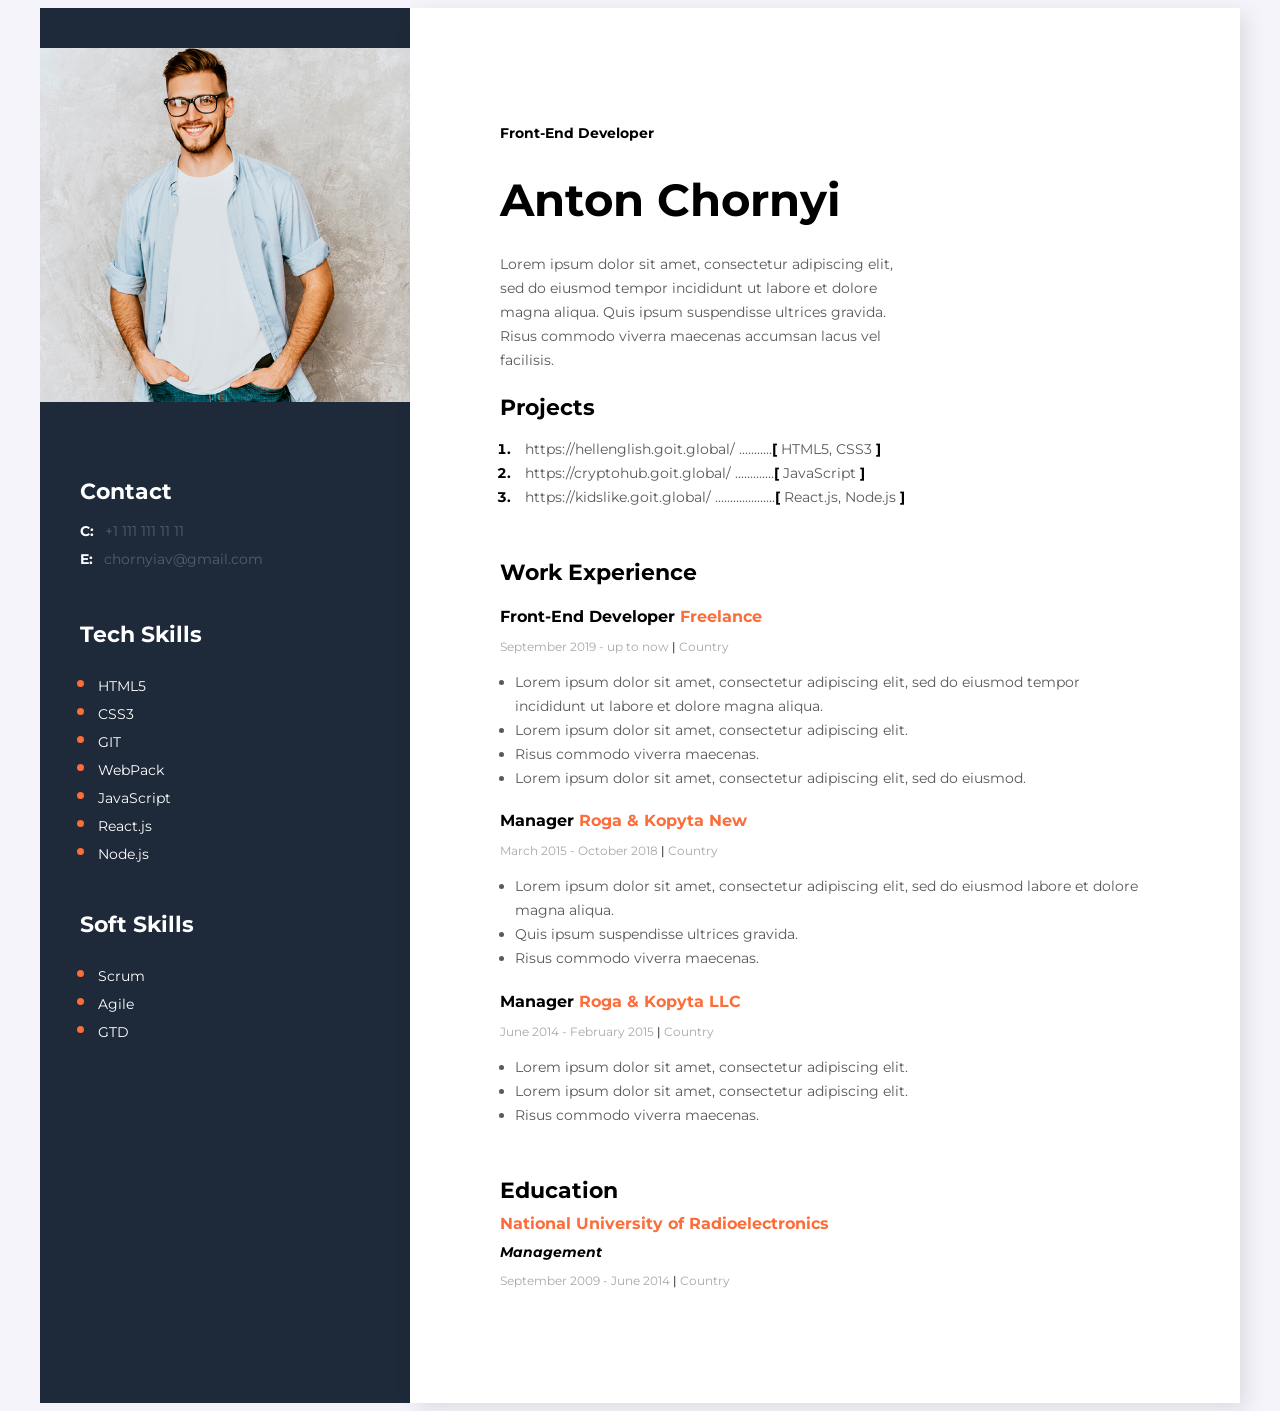
<file: GOit/resume/index.html>
<!DOCTYPE html>
<html lang="en">
<head>
    <meta charset="UTF-8">
    <meta http-equiv="X-UA-Compatible" content="IE=edge">
    <meta name="viewport" content="width=device-width, initial-scale=1.0">
    <link rel="stylesheet" href="style/styles.css">
    <link rel="preconnect" href="https://fonts.googleapis.com">
    <link rel="preconnect" href="https://fonts.gstatic.com" crossorigin>
    <link href="https://fonts.googleapis.com/css2?family=Montserrat:wght@400;700&display=swap" rel="stylesheet">
    <title>Resume</title>
</head>
<body>
    <!--main content-->
    <div class="main">
    
    <div class="main-content">
        <!-- about user -->
        <div class="about-user">
            <h2 class="about-position">Front-End Developer</h2> 
            <h1 class="about-name">Anton Chornyi</h1> 
            <p class="about-bio">
            Lorem ipsum dolor sit amet, consectetur adipiscing elit, sed do eiusmod tempor incididunt ut labore et dolore magna
            aliqua. Quis ipsum suspendisse ultrices gravida. Risus commodo viverra maecenas accumsan lacus vel facilisis.
            </p>
        </div>
        <!-- Projects -->
        <div class="project">
           <h3 class="title">
            Projects</h3> 
           <ol class="project-order-list">
            <li class="project-order-item">
                <span class="project-order-web">
                    <a href="https://hellenglish.goit.global/" class="project-link">https://hellenglish.goit.global/</a>
                    ...........<span class="project-bracket">[</span> HTML5, CSS3 <span class="project-bracket">]</span>
                </span>
                
            </li>
            <li class="project-order-item">
                <span class="project-order-web">
                    <a href="https://cryptohub.goit.global/" class="project-link">https://cryptohub.goit.global/</a>
                    .............<span class="project-bracket">[</span> JavaScript <span class="project-bracket">]</span>
                </span>
                
            </li>
            <li class="project-order-item">
                <span class="project-order-web">
                    <a href="https://kidslike.goit.global/" class="project-link">https://kidslike.goit.global/</a>
                    ....................<span class="project-bracket">[</span> React.js, Node.js <span class="project-bracket">]</span>
                </span>
                
            </li>
           </ol> 
        </div>
        <!-- Work Experience -->
        <div class="work">
            <h3 class="title">Work Experience</h3>
            <!-- Front-End Developer Freelance  -->
            <div>
                <h4 class="work-position">Front-End Developer <span class="work-company-name">Freelance</span></h4>
                <p class="period">September 2019 - up to now   <span class="line">|</span>   Country</p>
                <ul class="work-list">
                    <li class="work-list-item">Lorem ipsum dolor sit amet, consectetur adipiscing elit, sed do eiusmod tempor incididunt ut labore et dolore magna aliqua. </li>
                    <li class="work-list-item">Lorem ipsum dolor sit amet, consectetur adipiscing elit.</li>
                    <li class="work-list-item">Risus commodo viverra maecenas. </li>
                    <li class="work-list-item"> Lorem ipsum dolor sit amet, consectetur adipiscing elit, sed do eiusmod. </li>
                </ul>
            </div>
            <!-- Manager Roga & Kopyta New -->
            <div>
                <h4 class="work-position">Manager <span class="work-company-name">Roga & Kopyta New</span></h4>
                <p class="period">March 2015 - October 2018   <span class="line">|</span>    Country</p>
                <ul class="work-list">
                    <li class="work-list-item">Lorem ipsum dolor sit amet, consectetur adipiscing elit, sed do eiusmod labore et dolore magna aliqua.  </li>
                    <li class="work-list-item">Quis ipsum suspendisse ultrices gravida.</li>
                    <li class="work-list-item">Risus commodo viverra maecenas. </li>
                    
                </ul>
            </div>
            <!-- Manager Roga & Kopyta LLC  -->
            <div>
                <h4 class="work-position">Manager <span class="work-company-name">Roga & Kopyta LLC</span> </h4>
                <p class="period">June 2014 - February 2015   <span class="line">|</span>    Country</p>
                <ul class="work-list">
                    <li class="work-list-item">Lorem ipsum dolor sit amet, consectetur adipiscing elit.  </li>
                    <li class="work-list-item">Lorem ipsum dolor sit amet, consectetur adipiscing elit.</li>
                    <li class="work-list-item">Risus commodo viverra maecenas. </li>
                </ul>
            </div>
        </div>
        <!-- Education -->
        <div>
            <h3 class="title">Education</h3>
            <h4 class="univercity-name">National University of Radioelectronics</h4>
            <h5 class="profes" >Management</h5>
            <p class="period">September 2009 - June 2014   <span class="line">|</span>    Country</p>
        </div>
        
        
        
       
    </div>
    <!--sidebar-->
    <aside class="sidebar">
       <img src="img/photo.jpg" alt="user photo" class="photo"> 
        <!-- Contact -->
        <div class="contacts">
            <h3  class="sidebar-title">Contact</h3>
            <div>
                <p class="margin-phone">
                    <span class="contact-type">C:</span>
                    <a href="tel:+11111111111" class="contact-link">+1 111 111 11 11</a> 
                </p>
                <p class="margin-phone">
                    <span class="contact-type">E:</span>
                    <a href="mailto:chornyiav@gmail.com" class="contact-link">chornyiav@gmail.com</a> 
                </p>
            </div>
        </div>
        <!-- Tech skills -->
        <div class="tech-skills">
            <h3 class="sidebar-title">Tech Skills</h3>
            <ul class="tech-skills-list">
                <li class="tech-skills-item"><span class="tech-skills-text">HTML5</span></li>
                <li class="tech-skills-item"><span class="tech-skills-text">CSS3</span></li>
                <li class="tech-skills-item"><span class="tech-skills-text">GIT</span></li>
                <li class="tech-skills-item"><span class="tech-skills-text">WebPack</span></li>
                <li class="tech-skills-item"><span class="tech-skills-text">JavaScript</span></li>
                <li class="tech-skills-item"><span class="tech-skills-text">React.js</span></li>
                <li class="tech-skills-item"><span class="tech-skills-text">Node.js</span></li>
                </ul>
        </div>
        <!-- Soft Skills -->
        <div class="soft-skills">
            <h3 class="sidebar-title">Soft Skills</h3>
            <ul class="soft-skills-list">
                <li class="sofr-skills-item"><span class="soft-skills-text">Scrum</span></li>
                <li class="sofr-skills-item"><span class="soft-skills-text">Agile</span></li>
                <li class="sofr-skills-item"><span class="soft-skills-text">GTD</span></li>
            </ul>
        </div>
    </aside>
    
  </div>
</body>
</html>
</file>
<file: GOit/resume/style/styles.css>
body {
    font-family: 'Montserrat', sans-serif;
    background-color: #f5f4fa;

}

.main{
    display: flex;
    flex-direction: row-reverse;
    width: 1200px;
    margin: 0 auto;
}

.main-content {
    background-color: #ffff;
    box-shadow: 6px 6px 20px rgba(0, 0, 0, 0.1);
    padding: 105px 90px;

}



.sidebar {
    background-color: #1E2939;
    padding-top: 40px;
    width: 370px;
    
}

.photo {
    width: 370px;
    margin-bottom: 50px;
}

.sidebar-title {
    
    color: #ffff;
    font-style: normal;
    font-weight: bold;
    font-size: 22px;
    line-height: 27px;
    margin-bottom: 10px;
    
}

.contacts,
.tech-skills,
.soft-skills {
margin-left: 40px;
font-style: normal;
font-weight: 700;
font-size: 22px;
line-height: 27px;
}

.contacts{
    margin-bottom: 50px;
}

.tech-skills{
    margin-bottom: 45px;
}

.contact-type {
    color: #ffff;
    font-style: normal;
    font-weight: bold;
    font-size: 14px;
    line-height: 24px;
    margin-right: 5px;
}

.contact-link{
font-style: normal;
font-weight: 400;
font-size: 14px;
line-height: 24px;
color: #565E6A;
text-decoration: none;
}
.margin-phone{
    margin: 0;
}

.tech-skills-list,
.soft-skills-list {
    color: #ffff;
    padding: 0;
    margin-left: 18px;
}

.tech-skills-item,
.sofr-skills-item {
    color: #FB6D3A;
}

.tech-skills-text,
.soft-skills-text {
    color: #ffff;
    font-style: normal;
    font-weight: 400;
    font-size: 14px;
    line-height: 24px;
}

/* MAin content */

.about-user {
    margin-bottom: 10px;

}

.about-position {
    font-style: normal;
    font-weight: 700;
    font-size: 14px;
    line-height: 17px;
    color: #000000;
    margin-bottom: 20px;
}

.about-name{
    font-style: normal;
    font-weight: 700;
    font-size: 45px;
    line-height: 55px;
    margin-bottom: 25px;
}

.about-bio {
    font-style: normal;
    font-weight: 400;
    font-size: 14px;
    line-height: 24px;
    color: #595959;
    width: 400px;
}

/* Projects, work, edu */

/* procects */
.project {
    margin-bottom: 50px;
}
.title {
    font-style: normal;
    font-weight: 700;
    font-size: 22px;
    line-height: 27px;
    color: #000000;
    margin-bottom: 10px;
}

.project-order-list{
    padding: 0;
    margin-left: 15px;
}

.project-order-item{
    font-weight: 700;
    font-size: 14px;
    line-height: 24px;
    color: #000000;
}
.project-order-web,
.project-link {
    font-style: normal;
    font-weight: 400;
    font-size: 14px;
    line-height: 24px;
    color: #595959;
}

.project-link {
    margin-left: 10px;
    text-decoration: none;
}

.project-bracket {
    font-style: normal;
    font-weight: 700;
    font-size: 14px;
    line-height: 24px;
    color: #000000;
}
/* work */

.work { 
margin-bottom: 50px;
}

.work-position {
    font-style: normal;
    font-weight: 700;
    font-size: 16px;
    line-height: 20px;
    color: #000000;
    margin-bottom: 10px;
}

.work-company-name {
    color: #FB6D3A;
}

.period {
font-style: normal;
font-weight: 400;
font-size: 12px;
line-height: 15px;
color: #A8A8A8;
margin-bottom: 10px;
}

.line {
    font-style: normal;
font-weight: 400;
font-size: 12px;
line-height: 15px;
color: #000000;
}

.work-list {
    padding: 0;
    margin-left: 15px;
}

.work-list-item {
font-style: normal;
font-weight: 400;
font-size: 14px;
line-height: 24px;
color: #595959;
}

.univercity-name {
font-style: normal;
font-weight: 700;
font-size: 16px;
line-height: 20px;
color: #FB6D3A;
margin-top: 10px;
margin-bottom: 10px;
}

.profes {
font-style: italic;
font-weight: 700;
font-size: 14px;
line-height: 17px;
color: #000000;
margin-top: 10px;
margin-bottom: 10px;
}
</file>
